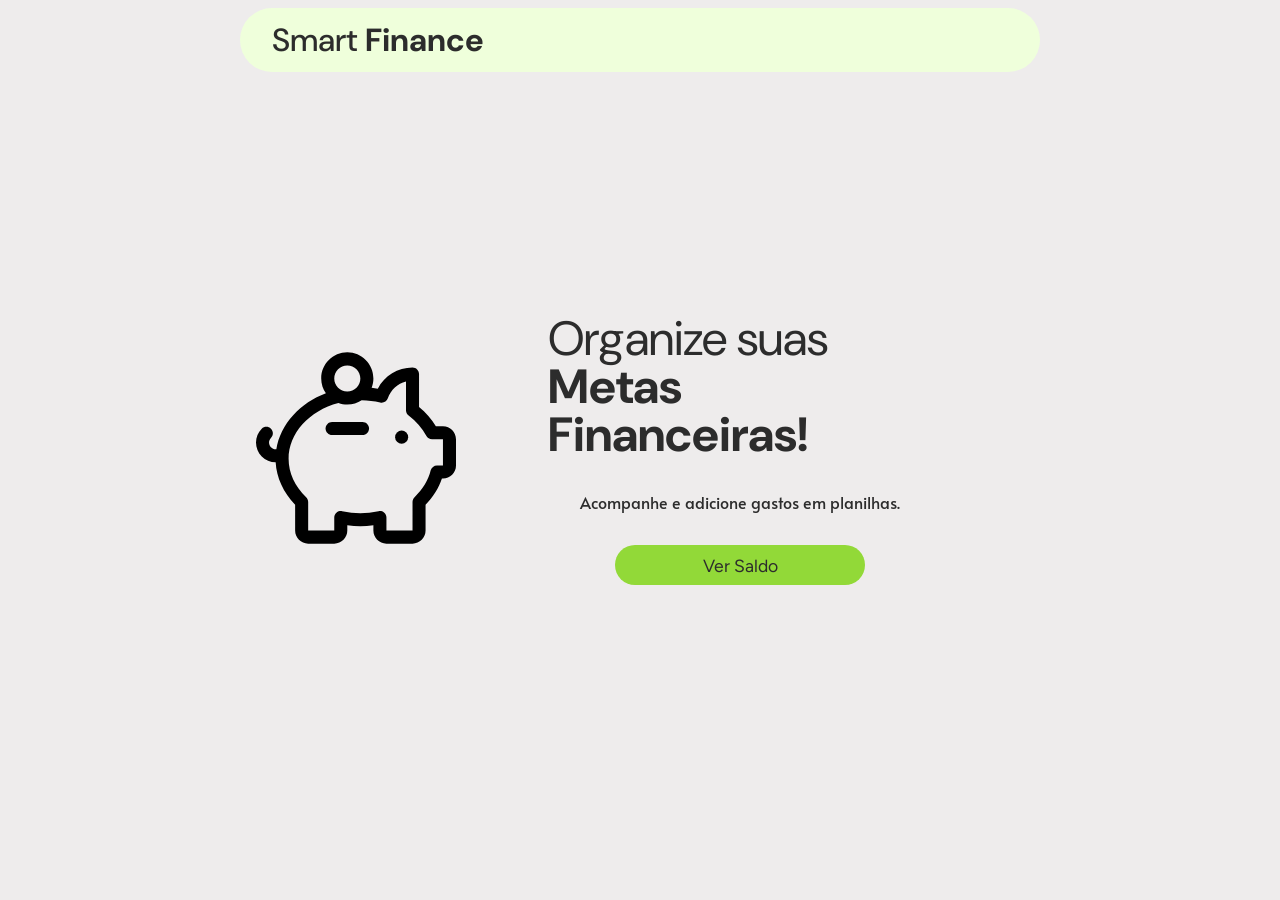
<file: main/index.html>
<!DOCTYPE html>
<html lang="pt-BR">

<head>
    <meta charset="UTF-8">
    <meta name="viewport" content="width=device-width, initial-scale=1.0">
    <link rel="icon" href="images/icon.png">

    <link
        href="https://fonts.googleapis.com/css2?family=Alata&family=DM+Sans:ital,opsz,wght@0,9..40,100..1000;1,9..40,100..1000&family=Figtree:ital,wght@0,300..900;1,300..900&display=swap"
        rel="stylesheet">
    <link rel="stylesheet" href="styles/styles.css">

    <title>Smart Finance | Home</title>

</head>

<body>

    <main>

        <div class="alinhamentoHeader">
            <header>

          

                <nav>
                    
                    <div class="divNav">

                        
                        <div class="divTextoH1">
                            <h1>Smart <b>Finance</b></h1>

                        </div>

                       
                    </div>

                </nav>


            </header>

        </div>



        <section class="heroIndex">


            <div class="indexSvg">

                <svg fill="#2C2C2C;;" height="200px" width="200px" version="1.1" id="Layer_1"
                    xmlns="http://www.w3.org/2000/svg" xmlns:xlink="http://www.w3.org/1999/xlink" viewBox="0 0 512 512"
                    xml:space="preserve" stroke="#2C2C2C;">
                    <g id="SVGRepo_bgCarrier" stroke-width="0"></g>
                    <g id="SVGRepo_tracerCarrier" stroke-linecap="round" stroke-linejoin="round"></g>
                    <g id="SVGRepo_iconCarrier">
                        <g>
                            <g>
                                <path
                                    d="M478.609,200.348h-18.172c-10.979-18.157-25.648-34.874-43.046-49.037V66.783c0-9.22-7.475-16.696-16.696-16.696 c-37.778,0-71.884,21.181-88.916,53.977c-5.189-0.917-10.428-1.661-15.696-2.255c2.856-7.425,4.438-15.477,4.438-23.896 c0-36.824-29.959-66.783-66.783-66.783s-66.783,29.959-66.783,66.783c0,14.145,4.433,27.266,11.964,38.076 c-32.398,12.242-61.249,31.499-83.153,55.3c-23.769,25.829-38.614,55.771-43.699,88.049h-1.981c-4.46,0-8.652-2.015-11.805-5.169 c-3.153-3.153-4.891-7.484-4.891-11.944s1.737-8.722,4.891-11.875c6.519-6.519,6.52-17.125,0.001-23.646 c-6.52-6.521-17.091-6.539-23.612-0.019C5.21,216.146,0,228.716,0,242.096c0,13.38,5.21,26.231,14.671,35.691 c9.46,9.46,22.037,14.944,35.416,14.944h0.228c2.146,38.957,19.609,77.453,49.859,108.274v66.474 c0,18.412,14.979,33.391,33.391,33.391h66.783c18.412,0,33.391-14.979,33.391-33.391v-13.431 c11.248,1.529,22.422,2.301,33.391,2.301c10.97,0,22.143-0.771,33.391-2.301v13.431c0,18.412,14.979,33.391,33.391,33.391h66.783 c18.412,0,33.391-14.979,33.391-33.391v-66.473c19.429-19.788,33.713-42.682,41.903-67.092h2.619 c18.412,0,33.391-14.979,33.391-33.391v-66.783C512,215.327,497.021,200.348,478.609,200.348z M233.739,44.522 c18.412,0,33.391,14.979,33.391,33.391c0,18.412-14.979,33.391-33.391,33.391s-33.391-14.979-33.391-33.391 C200.348,59.501,215.327,44.522,233.739,44.522z M478.609,300.522h-15.153c-7.699,0-14.399,5.264-16.221,12.744 c-6.111,25.088-20.399,48.813-41.318,68.611c-3.331,3.153-5.219,7.539-5.219,12.127v73.474h-66.783v-33.3 c0-5.044-2.281-9.817-6.204-12.987c-3.922-3.17-9.068-4.395-14.001-3.335c-15.743,3.384-31.413,5.1-46.579,5.1 c-15.164,0-30.835-1.716-46.578-5.101c-4.93-1.06-10.078,0.166-14.001,3.336c-3.923,3.17-6.204,7.944-6.204,12.987v33.3h-66.783 v-73.475c0-4.588-1.888-8.973-5.219-12.127c-28.935-27.38-44.868-62.201-44.868-98.05c0-65.076,52.197-123.292,127.58-143.102 c7.085,2.566,14.721,3.971,22.68,3.971c13.587,0,26.233-4.088,36.791-11.086c16.078,0.247,32.018,2.174,47.357,5.79 c8.361,1.97,16.837-2.715,19.623-10.83c7.4-21.559,25.108-37.463,46.491-42.977v73.863c0,5.265,2.483,10.222,6.702,13.373 c19.31,14.431,34.944,32.402,45.212,51.971c2.884,5.496,8.577,8.938,14.783,8.938h27.912V300.522z">
                                </path>
                            </g>
                        </g>
                        <g>
                            <g>
                                <path
                                    d="M272.696,189.217h-77.913c-9.22,0-16.696,7.475-16.696,16.696c0,9.22,7.475,16.696,16.696,16.696h77.913 c9.22,0,16.696-7.475,16.696-16.696C289.391,196.693,281.916,189.217,272.696,189.217z">
                                </path>
                            </g>
                        </g>
                        <g>
                            <g>
                                <circle cx="372.87" cy="228.174" r="16.696"></circle>
                            </g>
                        </g>
                    </g>
                </svg>

            </div>


            <div class="divHeroIndex">
                <h2>Organize suas <br> <b> Metas Financeiras!</b></h2>
                <p>Acompanhe e adicione gastos em planilhas.</p>

                <div class="botoes">
                    <div class="divButtonHero">
                        <button class="verSaldo"><a href="meuSaldo.html">Ver Saldo</a></button>
                    </div>

                </div>


            </div>






        </section>

    </main>

</body>

</html>
</file>
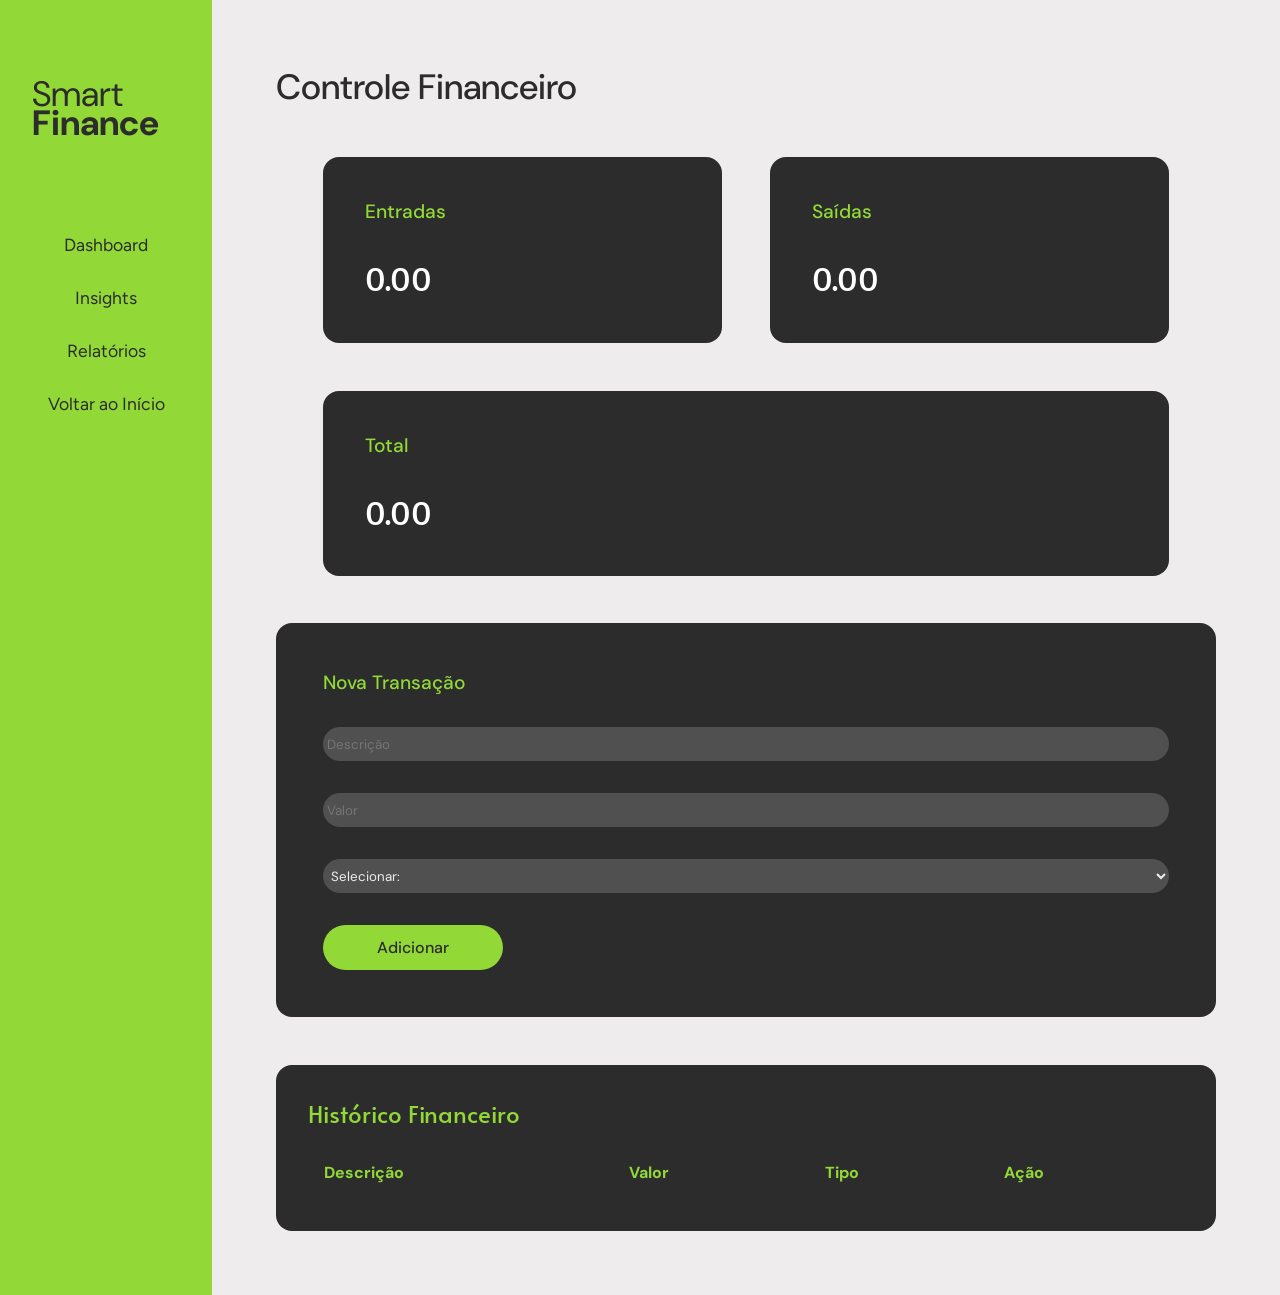
<file: main/meuSaldo.html>
<!DOCTYPE html>
<html lang="pt-br">

<head>

    <meta charset="UTF-8">

    <meta name="viewport" content="width=device-width, initial-scale=1.0">
    <link rel="icon" href="images/icon.png">
    <link
        href="https://fonts.googleapis.com/css2?family=Alata&family=DM+Sans:ital,opsz,wght@0,9..40,100..1000;1,9..40,100..1000&family=Figtree:ital,wght@0,300..900;1,300..900&display=swap"
        rel="stylesheet">


    <title>
        Smart Finance | Dashboard
    </title>

    <link rel="stylesheet" href="./styles/styles.css">



</head>

<body>

    <div class="hero">


        <!-- SIDEBAR -->

        <aside class="container">

            <div class="logo">
                Smart <b>
                    Finance </b>
            </div>


            <p id="menuDashboard">
                Dashboard
            </p>


            <p id="menuInsights">
                Insights
            </p>


            <p id="menuRelatorios">
                Relatórios
            </p>

            <p><a href="index.html">Voltar ao Início</a></p>


        </aside>



        <!-- CONTEÚDO -->

        <main class="aside">


            <!-- DASHBOARD -->

            <section id="areaDashboard">


                <!-- TOPO -->

                <div class="topbar">

                    <h1>
                        Controle Financeiro
                    </h1>

                </div>



                <!-- CARDS -->

                <div class="dashboardCards">


                    <div class="cardInfos">

                        <h2>
                            Entradas
                        </h2>

                        <p class="incomes">
                            R$ 0.00
                        </p>

                    </div>



                    <div class="cardInfos">

                        <h2>
                            Saídas
                        </h2>

                        <p class="expenses">
                            R$ 0.00
                        </p>

                    </div>



                    <div class="cardInfos">

                        <h2>
                            Total
                        </h2>

                        <p class="total">
                            R$ 0.00
                        </p>

                    </div>

                </div>



                <!-- FORMULÁRIO -->

                <div class="cardInfos formCard">

                    <h2>
                        Nova Transação
                    </h2>



                    <input type="text" id="desc" placeholder="Descrição">



                    <input type="number" id="amount" placeholder="Valor">



                    <select id="type">
                        <option>Selecionar:</option>

                        <option>
                            Entrada
                        </option>

                        <option>
                            Saída
                        </option>

                    </select>



                    <button id="btnNew" class="button">

                        Adicionar

                    </button>

                </div>



                <!-- TABELA -->

                <div class="tabela">

                    <h2>
                        Histórico Financeiro
                    </h2>

                    <table>

                        <thead>

                            <tr>

                                <th>
                                    Descrição
                                </th>

                                <th>
                                    Valor
                                </th>

                                <th>
                                    Tipo
                                </th>

                                <th>
                                    Ação
                                </th>

                            </tr>

                        </thead>

                        <tbody>

                        </tbody>

                    </table>

                </div>


            </section>



            <!-- INSIGHTS -->

            <section id="areaInsights" style="display: none;">

                <div class="insights">

                    <h2>
                        Insights Inteligentes
                    </h2>


                    <div id="insights">

                        <p>
                            Seus insights aparecerão aqui.
                        </p>

                    </div>

                </div>

            </section>



            <!-- RELATÓRIOS -->

            <section id="areaRelatorios" style="display: none;">

                <div class="graficos">

                    <h2>
                        Relatórios Financeiros
                    </h2>

                </div>

            </section>

        </main>

    </div>


    <script type="module" src="./js/dashboard.js">
    </script>

</body>

</html>
</file>
<file: main/styles/styles.css>
* {
    margin: 0;
    padding: 0;
    box-sizing: border-box;
}




.heroIndex {
    height: 100vh;
    width: 100%;
    background-color: #eeecec;
    padding: 20%;
    align-items: center;
    justify-content: center;
    display: flex;
    flex-direction: row;

}


header {
    width: 800px;
    height: 54px;
    background-color: #efffdb;
    border-radius: 4rem;
    position: fixed;
    display: flex;
    padding: 2rem;
    margin-top: 5rem;
    align-items: center;
    gap: 2rem;



}

.alinhamentoHeader {
    width: 100%;
    display: flex;
    align-items: center;
    justify-content: center;
}

.divNav {
    display: flex;
    align-items: center;
    justify-content: space-between;
    flex-direction: row;
    width: 100%;





}

nav {
    display: flex;
    align-items: center;
    justify-content: space-between;
    width: 100%;

}

.divTextoH1 h1 {

    font-family: "DM Sans", sans-serif;
    color: #2C2C2C;
    font-size: 2rem;
    font-weight: 500;

}



.divHeroIndex h2 {

    font-family: "DM Sans", sans-serif;
    color: #2C2C2C;
    font-size: 3rem;
    font-weight: normal;
    line-height: 3rem;



}

.divHeroIndex {
    width: 100%;
    height: 100%;
    padding: 12%;
    display: flex;
    flex-direction: column;
    align-items: flex-start;
    justify-content: center;
    gap: 2rem;

}

.divButtonHero button {

    height: 40px;
    width: 250px;
    border-radius: 4rem;
    font-size: 0.95rem;
    padding: 2%;
    background-color: #92D938;
    border-style: none;

    color: #2C2C2C;
    cursor: pointer;
    transition: 0.3s;
    display: flex;
    align-items: center;
    justify-content: center;
}

button:hover {
    background-color: #a2ec40;
    transform: translateY(-5px);

}

.verSaldo,
.verPerfil{
    font-family: "Alata", sans-serif;
    font-size: 1rem;
    font-weight: 400;
}

.cardTexto p {
    font-family: "Alata", sans-serif;
    font-weight: 300;
    color: #cecece;
}

.divHeroIndex p {
    font-family: "Alata", sans-serif;
    font-weight: 400;
    color: #2C2C2C;

}

.divButtonHeroPerfil button {

    height: 40px;
    width: 250px;
    border-radius: 4rem;
    font-size: 0.95rem;
    padding: 2%;
    background-color: #2C2C2C;
    border-style: none;

    color: #cecece;
    cursor: pointer;
    transition: 0.3s;
    display: flex;
    align-items: center;
    justify-content: center;
}

.divButtonHeroPerfil button:hover {
    background-color: #474747;
}

.botoes {
    display: flex;
    flex-direction: row;
    align-items: center;
    justify-content: center;
}

.svgButton svg {
    height: 20px;
    margin-top: 3px;
}

.icon button {
    border-radius: 80%;
    height: 20px;
    width: 20px;
    background-color: #92D938;
}

header button {
    height: 40px;
    width: 40px;
    background-color: #92D938;
    border-radius: 100%;
    border-style: none;

}

header button svg {
    height: 20px;
    width: auto;
    padding: 8%;

}

.divHeroIndex {
    display: flex;
    align-items: center;
    justify-content: center;
}

/* BODY */

body {
    background-color: #1E1E1E;
    font-family: "DM Sans", sans-serif;
}


/* LAYOUT PRINCIPAL */

.hero {
    width: 100%;
    min-height: 100vh;
    background-color: #eeecec;

    display: flex;
}


/* SIDEBAR */

.container {
    width: 260px;
    min-height: 100vh;

    background-color: #92D938;

    display: flex;
    flex-direction: column;

    align-items: center;

    padding-top: 3rem;

    gap: 2rem;
}


/* LOGO */

.logo {

    margin-bottom: 2rem;
    color: #2C2C2C;

    font-size: 2.2rem;
    font-weight: normal;

    font-family: "DM Sans", sans-serif;
}


/* MENU */

.container p,
a {
    font-size: 1.1rem;

    color: #2C2C2C;
    font-family: "Figtree", Arial, Helvetica, sans-serif;


    cursor: pointer;

    transition: 0.3s;
}


.container p:hover {
    transform: translateX(5px);
}


/* DASHBOARD */

.aside {
    width: 100%;

    padding: 5%;

    display: flex;
    flex-direction: column;

    gap: 3rem;
}


/* HEADER */

.topbar {
    display: flex;

    justify-content: space-between;

    align-items: center;
}


.topbar h1 {
    color: #2C2C2C;

    font-size: 2.2rem;
    font-weight: normal;

    font-weight: 500;
    font-family: "DM Sans", sans-serif;

}


/* CARDS */

.dashboardCards {
    display: flex;

    flex-wrap: wrap;
    padding: 5%;
    gap: 3rem;
}


.cardInfos {
    background-color: #2C2C2C;

    border-radius: 1rem;

    padding: 5%;

    min-width: 250px;

    flex: 1;

    min-height: 180px;

    display: flex;

    flex-direction: column;

    justify-content: center;

    gap: 2rem;

    transition: 0.3s;
}


.cardInfos:hover {
    transform: translateY(-5px);
}


.cardInfos h2 {
    color: #92D938;

    font-size: 1.2rem;

    font-family: "DM Sans", sans-serif;
    font-weight: 500;

}


.cardInfos p {
    color: white;

    font-size: 2rem;

    font-weight: bold;
    font-family: "Alata", sans-serif;
    font-weight: 200;

}


/* GRAFICOS */

.graficos {
    background-color: #2C2C2C;

    border-radius: 1rem;

    padding: 5%;

    min-height: 350px;

    display: flex;

    align-items: center;

    justify-content: center;
}


.graficos h2 {
    color: white;
    font-family: "Figtree", Arial, Helvetica, sans-serif;
    font-weight: 400;
}


/* INSIGHTS */

.insights {
    background-color: #2C2C2C;

    border-radius: 1rem;

    padding: 2rem;

    display: flex;

    flex-direction: column;

    gap: 1rem;
}


.insights h2 {
    color: #92D938;
    font-size: 1.5rem;
    font-family: "Figtree", Arial, Helvetica, sans-serif;
    font-weight: 400;
    line-height: 2rem;

    font-size: 1.5rem;
}


.insights p {
    background-color: #3A3A3A;
    font-family: "Figtree", Arial, Helvetica, sans-serif;
    font-weight: 700;
    font-weight: 200;
    line-height: 2rem;

    color: white;

    padding: 1rem;

    border-radius: 0.5rem;

    font-size: 1rem;

    line-height: 1.5rem;
}


/* TABELA */

.tabela {
    background-color: #2C2C2C;

    border-radius: 1rem;

    padding: 2rem;
    margin-top: 3rem;
}


.tabela h2 {
    color: #92D938;
    font-family: "Alata", Arial, Helvetica, sans-serif;
    font-weight: 300;

    margin-bottom: 1rem;
}


table {
    width: 100%;

    border-collapse: collapse;
}


th {
    color: #92D938;

    text-align: left;

    padding: 1rem;
}


td {
    color: white;

    padding: 1rem;

    border-top: 1px solid #3A3A3A;
}


/* BOTÕES */

.button {
    width: 180px;

    height: 45px;

    border: none;

    border-radius: 2rem;

    background-color: #92D938;

    color: #2C2C2C;

    font-size: 1rem;

    font-family: "DM Sans", Arial, Helvetica, sans-serif;

    font-weight: 500;

    cursor: pointer;

    transition: 0.3s;


}




.button:hover {
    background-color: #7fad43;
}

.logo {
    padding: 2rem;
    line-height: 1.8rem;
}


/* RESPONSIVIDADE */

@media(max-width: 900px) {

    .hero {
        flex-direction: column;
    }

    .container {
        width: 100%;
        min-height: auto;

        flex-direction: row;

        justify-content: center;

        flex-wrap: wrap;

        padding: 1rem;
    }

    .aside {
        padding: 2rem;
    }

    .dashboardCards {
        flex-direction: column;
    }

}

a {
    text-decoration: none;
    color: inherit;
}

input {
    height: 34px;
    width: 100%;
    border-radius: 4rem;
    padding: 4px;
    border-style: none;
    background-color: #505050;
    color: #eeecec;
    font-family: "DM Sans", sans-serif;

}

select {
    height: 34px;
    width: 100%;
    border-radius: 4rem;
    padding: 4px;
    border-style: none;
    background-color: #505050;
    color: #eeecec;
    font-family: "DM Sans", sans-serif;
}
</file>
